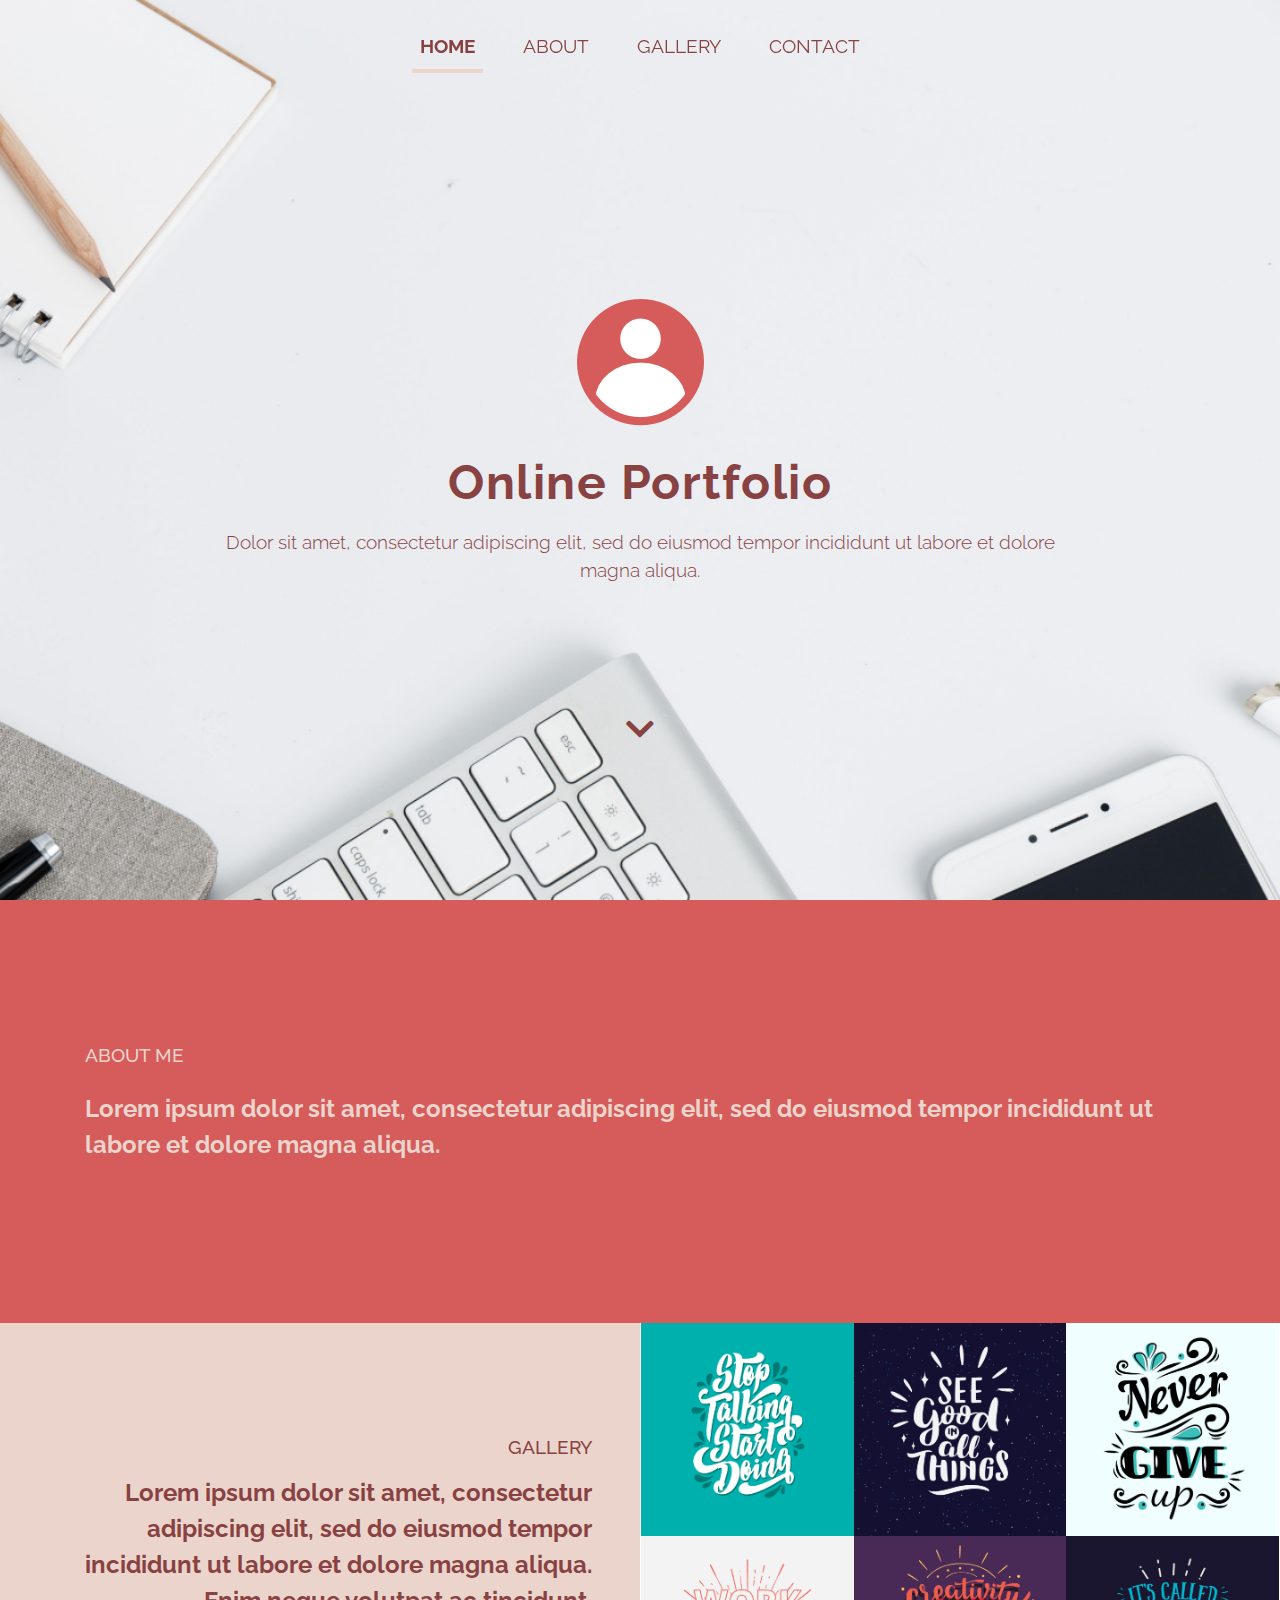
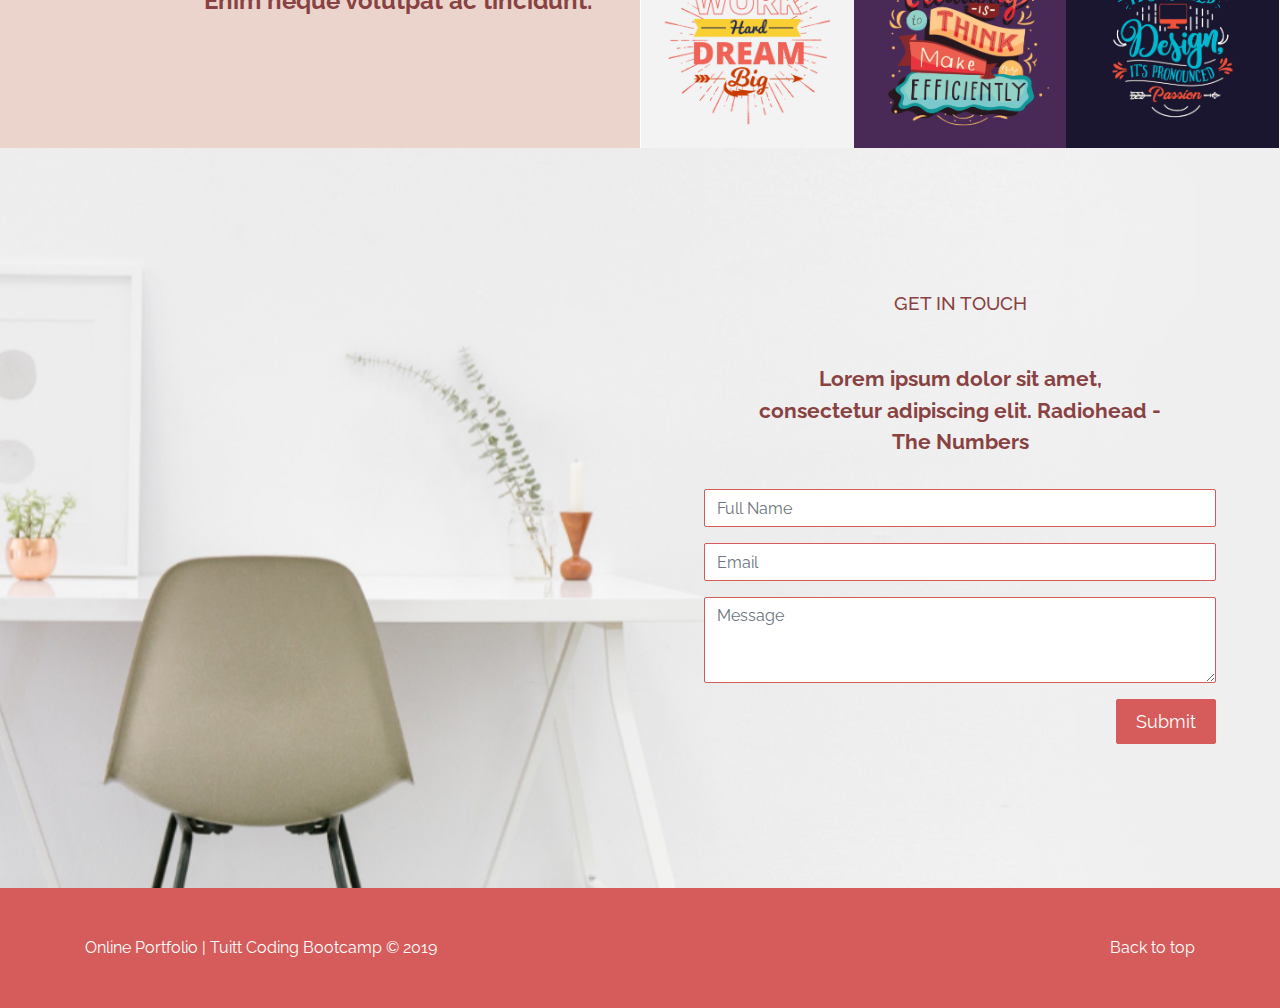
<file: aws-s3-template-01/index.html>
<!DOCTYPE html>

<html>

    <head>

        <title>Portfolio - Raleway</title>
        <meta name="viewport" content="width=device-width, initial-scale=1.0">

        <link rel="stylesheet" href="https://stackpath.bootstrapcdn.com/bootstrap/4.3.1/css/bootstrap.min.css">
        <link rel="stylesheet" href="https://use.fontawesome.com/releases/v5.7.2/css/all.css">
        
        <link href="https://fonts.googleapis.com/css?family=Raleway" rel="stylesheet">
        <link rel="stylesheet" type="text/css" href="./assets/style.css">

    </head>

    <body data-spy="scroll" data-target="#navbar">

        <nav id="navbar" class="navbar navbar-expand-lg navbar-light fixed-top">

            <button class="navbar-toggler ml-0" type="button" data-toggle="collapse" data-target="#navbarSupportedContent" aria-controls="navbarSupportedContent" aria-expanded="false" aria-label="Toggle navigation">
                <span class="navbar-toggler-icon"></span>
            </button>

            <div class="collapse navbar-collapse" id="navbarSupportedContent">
                <ul class="navbar-nav mx-auto py-3">
                    <li class="nav-item px-3">
                        <a class="nav-link text-accent-1 text-uppercase" href="#home">Home <span class="sr-only">(current)</span></a>
                    </li>
                    <li class="nav-item px-3">
                        <a class="nav-link text-accent-1 text-uppercase" href="#about">About</a>
                    </li>
                    <li class="nav-item px-3">
                        <a class="nav-link text-accent-1 text-uppercase" href="#gallery">Gallery</a>
                    </li>
                    <li class="nav-item px-3">
                        <a class="nav-link text-accent-1 text-uppercase" href="#contact">Contact</a>
                    </li>
                </ul>
            </div>

        </nav>

        <div id="home" class="jumbotron jumbotron-fluid portfolio-hero full-height d-flex align-items-center my-0">

            <div class="container text-center">
                <picture>
                    <img class="mx-auto" src="./assets/images/icon.png">
                </picture>
                <h1 class="display-4 text-center font-weight-bolder hero-title text-accent-1 my-3">Online Portfolio</h1>
                <p class="lead text-center text-accent-1 w-75 mx-auto hero-overview">Dolor sit amet, consectetur adipiscing elit, sed do eiusmod tempor incididunt ut labore et dolore magna aliqua.</p>
                <a href="#about" class="scroll-link"><i class="fas fa-chevron-down arrow" aria-hidden="true"></i></a>
            </div>

        </div>

        <main class="container-fluid">

            <section id="about" class="row py-5 bg-base">
                <div class="col-lg-12 my-5 py-5">
                    <div class="container">
                        <h2 class="text-uppercase text-accent-2 title mb-4"> About Me </h2>
                        <p class="text-accent-2 overview font-weight-bolder">Lorem ipsum dolor sit amet, consectetur adipiscing elit, sed do eiusmod tempor incididunt ut labore et dolore magna aliqua.</p>	
                    </div>
                </div>
            </section>
            
            <section id="gallery" class="row">
                <div class="col-lg-12">
                    <div class="row">
                        <div class="col-lg-6 px-5 d-flex align-items-center bg-accent-2">
                            <div class="py-5">
                                <h2 class="text-accent-1 mb-3 text-right text-uppercase title"> Gallery </h2>
                                <p class="text-accent-1 text-right font-weight-bold overview"> Lorem ipsum dolor sit amet, consectetur adipiscing elit, sed do eiusmod tempor incididunt ut labore et dolore magna aliqua. Enim neque volutpat ac tincidunt. </p>
                            </div>
                        </div>
                        <div class="col-lg-6 px-3">
                            <div class="row">
                                <div class="col-md-4 col-sm-4 m-0 p-0 gallery-item"><img src="./assets/images/gallery-01.jpg" class="img-cover"></div>
                                <div class="col-md-4 col-sm-4 m-0 p-0 gallery-item"><img src="./assets/images/gallery-02.jpg" class="img-cover"></div>
                                <div class="col-md-4 col-sm-4 m-0 p-0 gallery-item"><img src="./assets/images/gallery-03.jpg" class="img-cover"></div>
                            </div>
                            <div class="row">
                                <div class="col-md-4 col-sm-4 m-0 p-0 gallery-item"><img src="./assets/images/gallery-04.jpg" class="img-cover"></div>
                                <div class="col-md-4 col-sm-4 m-0 p-0 gallery-item"><img src="./assets/images/gallery-05.jpg" class="img-cover"></div>
                                <div class="col-md-4 col-sm-4 m-0 p-0 gallery-item"><img src="./assets/images/gallery-06.jpg" class="img-cover"></div>
                            </div>
                        </div>
                    </div>
                </div>
            </section>

            <section id="contact" class="row py-5 bg1">
                <div class="col-md-6 offset-md-6 p-5 my-5">
                    <h2 class="text-center text-uppercase text-accent-1 title mb-5"> Get In Touch </h2>
                    <p class="text-center text-accent-1 overview w-75 font-weight-bolder mx-auto"> Lorem ipsum dolor sit amet, consectetur adipiscing elit. Radiohead - The Numbers </p>
                    <form class="p-3">
                        <div class="form-row">
                            <div class="form-group col-md-12">		
                            <input type="text" class="form-control" id="fullname" placeholder="Full Name">
                            </div>
                        </div>
                        <div class="form-row">
                            <div class="form-group col-md-12">
                            <input type="email" class="form-control" id="inputEmail4" placeholder="Email">
                            </div>
                        </div>
                        <div class="form-row">
                            <div class="form-group col-md-12">
                                <textarea class="form-control" id="exampleFormControlTextarea1" rows="3" placeholder="Message"></textarea>
                            </div>	
                        </div>
                        <button type="submit" class="btn btn-primary float-right custom-btn custom-btn-primary">Submit</button>
                    </form>
                </div>
            </section>

        </main>

        <footer class="text-muted bg-base p-5">
            <div class="container">
                <p class="float-right"><a href="#home" class="text-white">Back to top</a></p>
                <p class="text-white m-0">Online Portfolio | Tuitt Coding Bootcamp &copy; 2019</p>
            </div>
        </footer>

        <script src="https://code.jquery.com/jquery-3.3.1.min.js"></script>
        <script src="https://cdnjs.cloudflare.com/ajax/libs/popper.js/1.14.7/umd/popper.min.js"></script>
        <script src="https://stackpath.bootstrapcdn.com/bootstrap/4.3.1/js/bootstrap.min.js"></script>
        <script type="text/javascript" src="./assets/script.js"></script>

    </body>

</html>
</file>
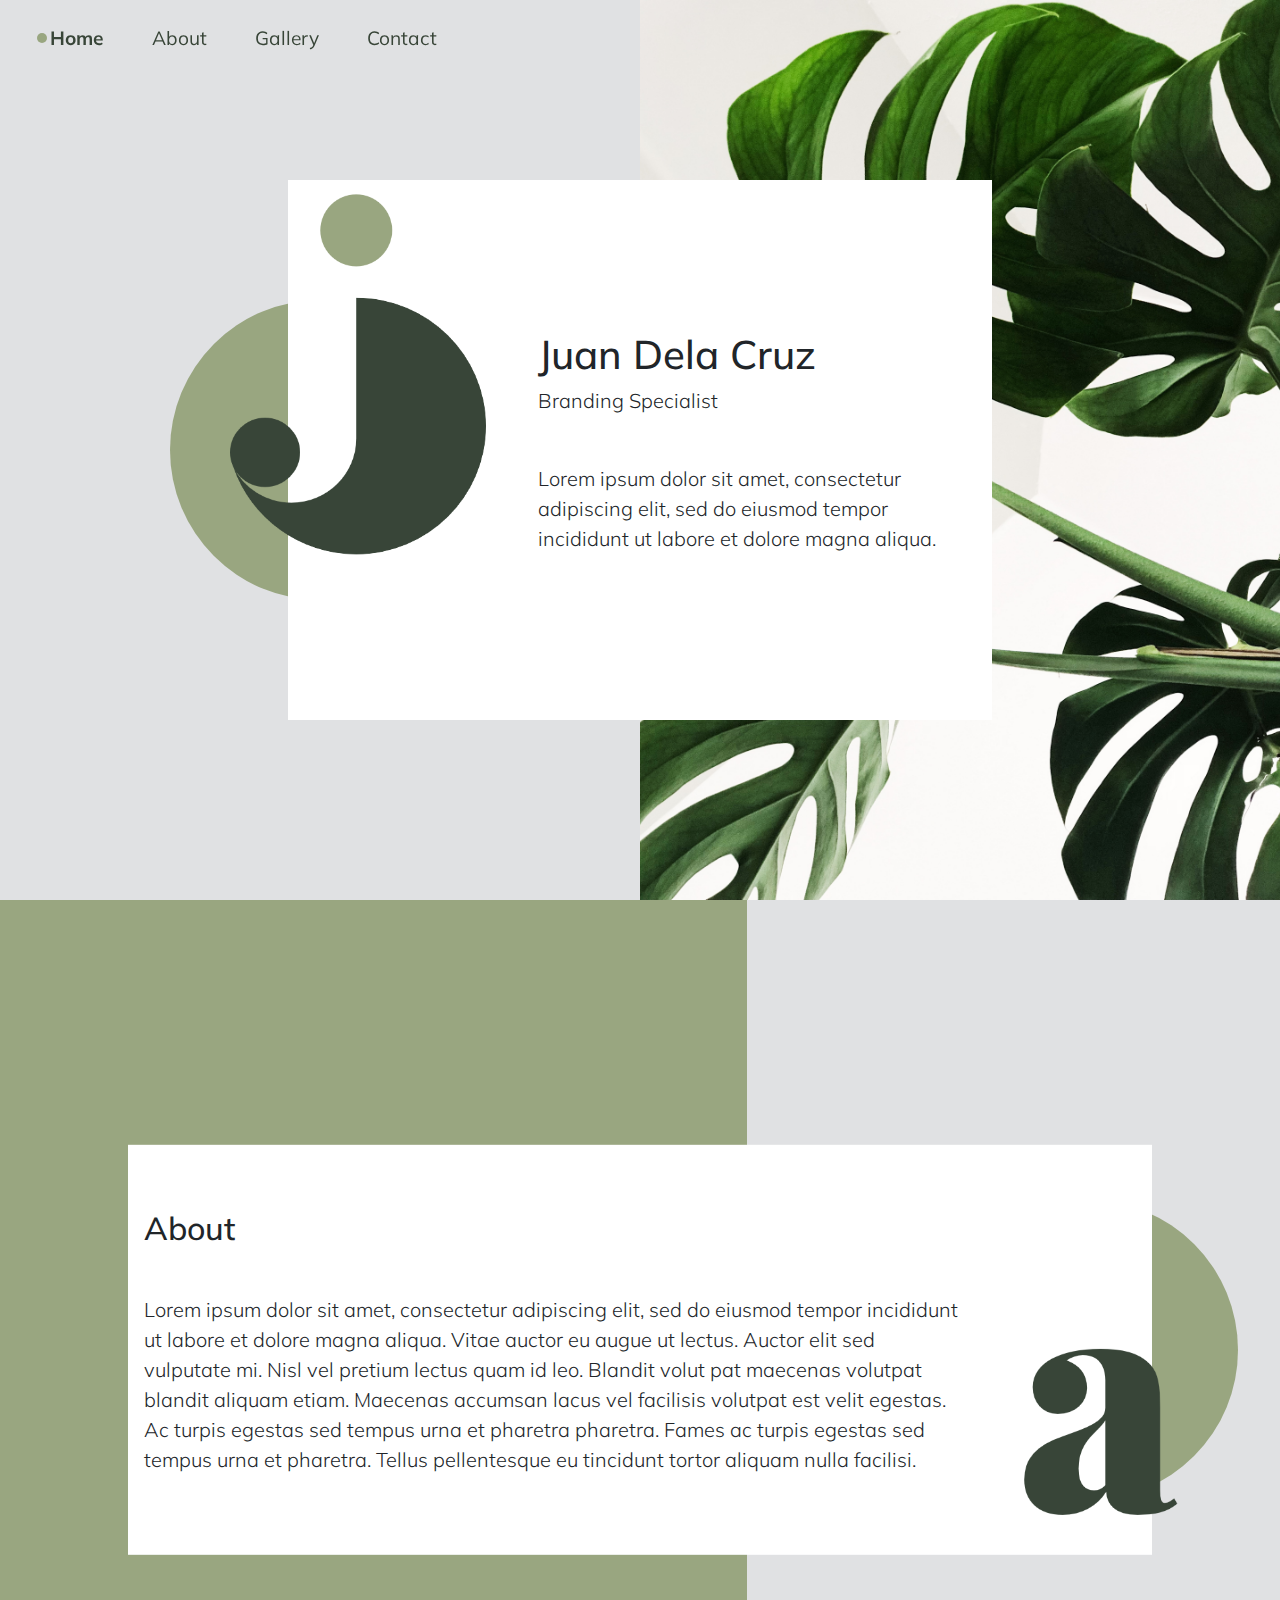
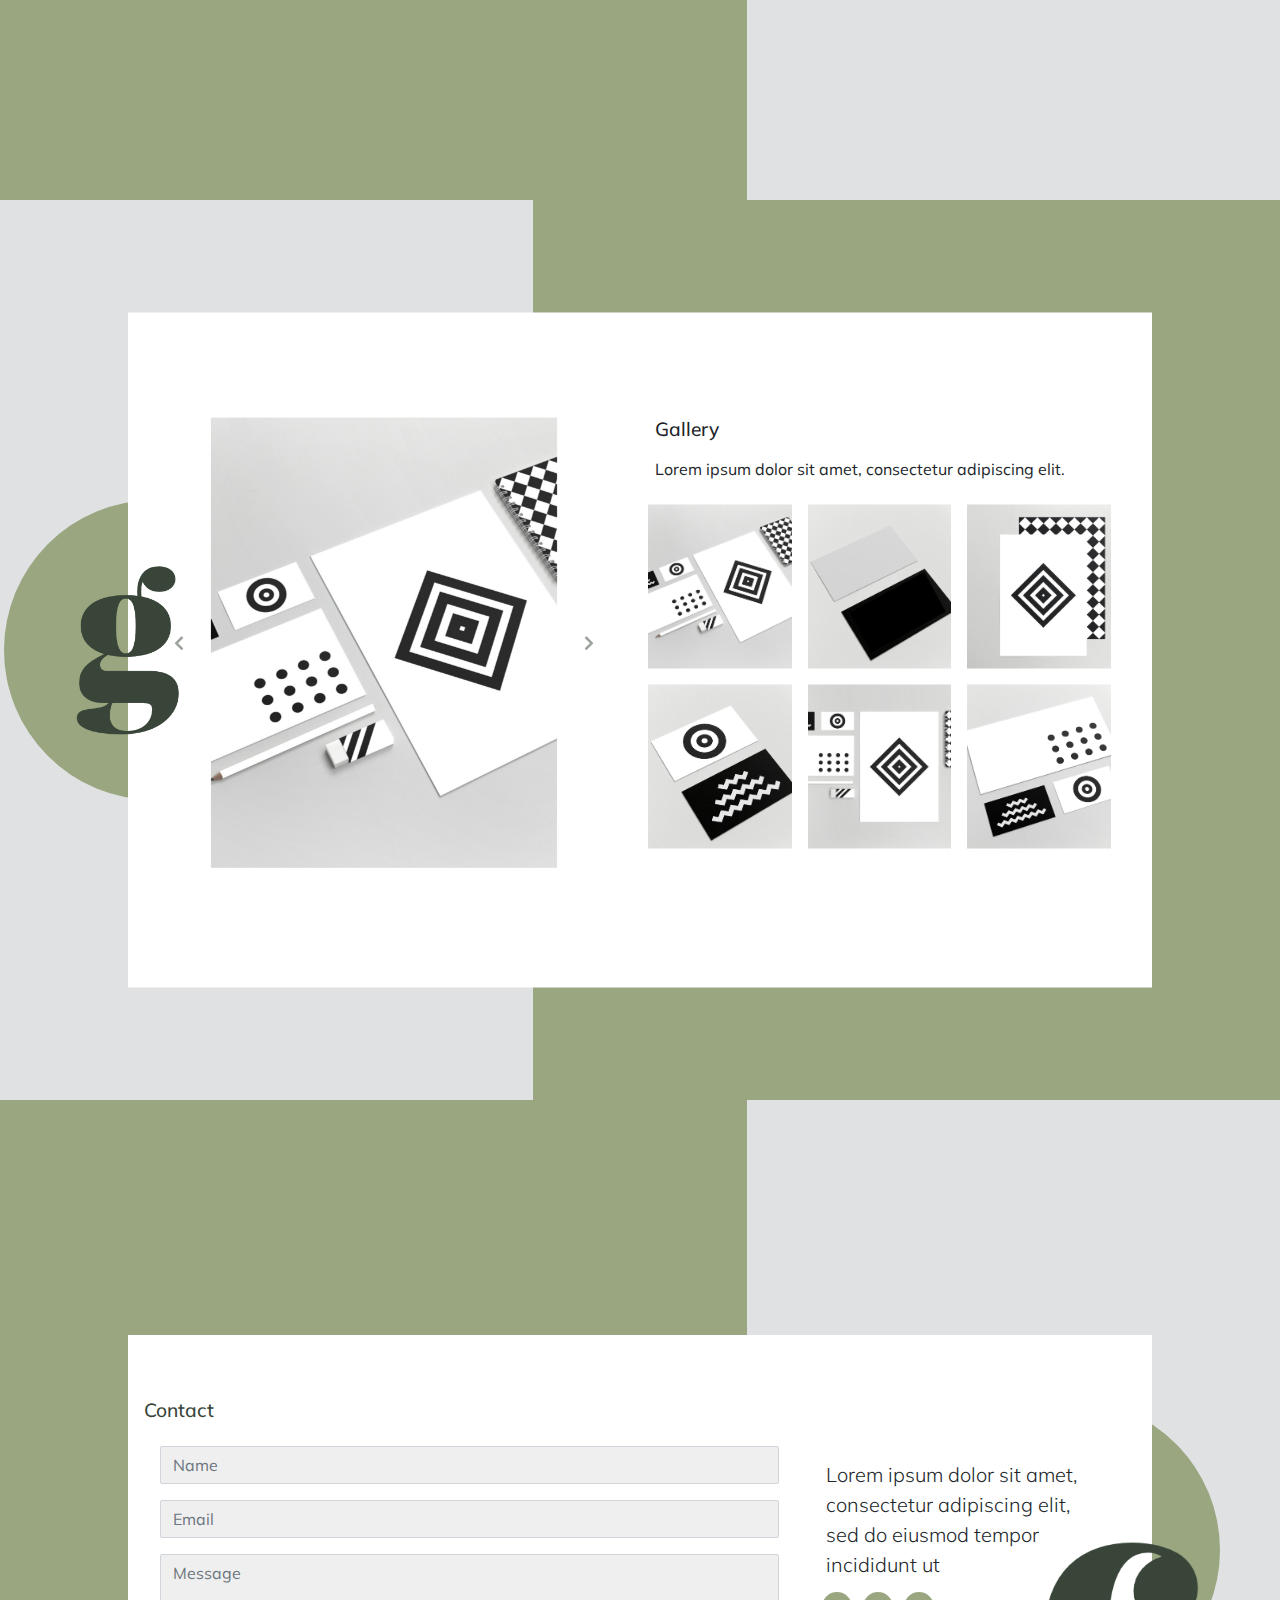
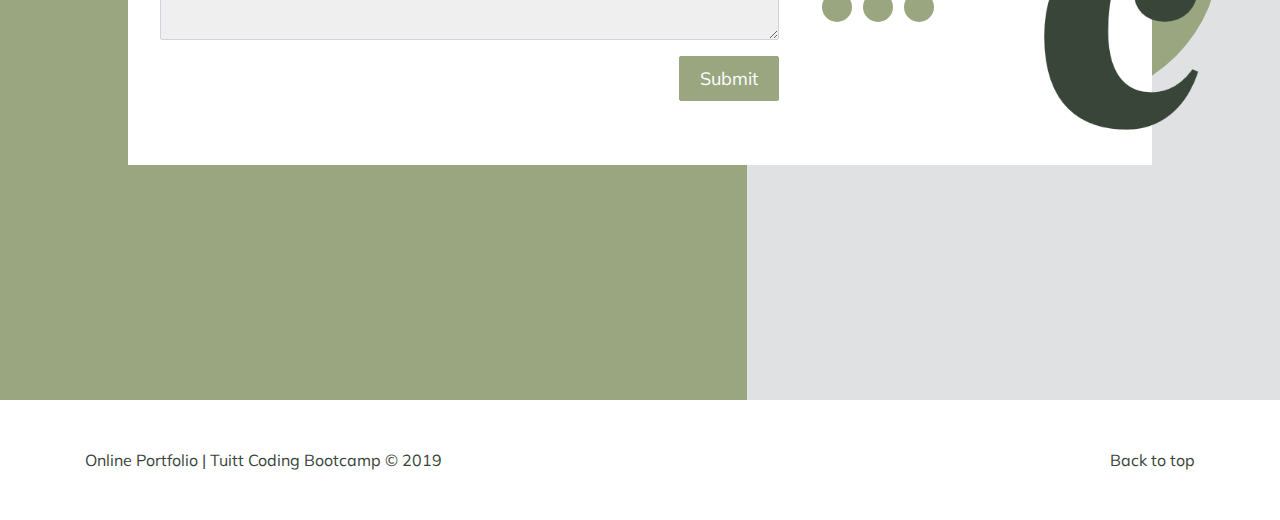
<file: aws-s3-template-02/index.html>
<!DOCTYPE html>

<html>

    <head>

        <title>Portfolio - Muli</title>
        <meta name="viewport" content="width=device-width, initial-scale=1.0">

        <link rel="stylesheet" href="https://stackpath.bootstrapcdn.com/bootstrap/4.3.1/css/bootstrap.min.css">
        <link rel="stylesheet" href="https://use.fontawesome.com/releases/v5.7.2/css/all.css">
        
        <link href="https://fonts.googleapis.com/css?family=Muli:200,400,700" rel="stylesheet">
        <link rel="stylesheet" type="text/css" href="./assets/style.css">

    </head>

    <body data-spy="scroll" data-target="#navbar">

        <nav id="navbar" class="navbar navbar-expand-lg navbar-light fixed-top">

            <button class="navbar-toggler ml-0" type="button" data-toggle="collapse" data-target="#navbarSupportedContent" aria-controls="navbarSupportedContent" aria-expanded="false" aria-label="Toggle navigation">
                <span class="navbar-toggler-icon"></span>
            </button>

            <div class="collapse navbar-collapse" id="navbarSupportedContent">
                <ul class="navbar-nav py-2">
                    <li class="nav-item px-3">
                        <a class="nav-link text-accent" href="#home">Home <span class="sr-only">(current)</span></a>
                    </li>
                    <li class="nav-item px-3">
                        <a class="nav-link text-accent" href="#about">About</a>
                    </li>
                    <li class="nav-item px-3">
                        <a class="nav-link text-accent" href="#gallery">Gallery</a>
                    </li>
                    <li class="nav-item px-3">
                        <a class="nav-link text-accent" href="#contact">Contact</a>
                    </li>
                </ul>
            </div>

        </nav>

        <div id="home" class="container-fluid overflow-hidden">	
            <div class="row full-height">
                <div class="col-lg-6 d-none d-lg-block d-xl-block bg"></div>
                <div class="col-xl-6 col-lg-6 col-md-12 portfolio-hero"></div>
                <div class="jumbotron jumbotron-fluid floating-jumbotron bg-white d-flex align-items-center">
                    <div class="container">
                        <div class="row">
                            <img src="./assets/images/landing-02.png" class="img-letter d-none d-lg-block d-xl-block">
                            <div class="col-lg-8 offset-lg-4">
                                <h1 class="display-5">Juan Dela Cruz</h1>
                                <p class="lead">Branding Specialist</p>
                                <p class="mt-5 lead">Lorem ipsum dolor sit amet, consectetur adipiscing elit, sed do eiusmod tempor incididunt ut labore et dolore magna aliqua.</p>
                            </div>
                        </div>
                    </div>
                </div>
                <span class="circle d-none d-lg-block d-xl-block"></span>
            </div>
        </div>

        <main class="container-fluid">
            <section id="about" class="row full-height overflow-hidden">
                <div class="col-lg-7 bg-base"></div>
                <div class="col-lg-5 bg"></div>
                <div class="jumbotron jumbotron-fluid floating-section bg-white d-flex align-items-center">
                    <div class="container">
                        <div class="row">
                            <img src="./assets/images/about.png" class="img-letter d-none d-lg-block d-xl-block">
                            <div class="col-lg-10 px-3">
                                <h2>About</h2>
                                <p class="mt-5 lead">Lorem ipsum dolor sit amet, consectetur adipiscing elit, sed do eiusmod tempor incididunt ut labore et dolore magna aliqua.  Vitae auctor eu augue ut lectus. Auctor elit sed vulputate mi. Nisl vel pretium lectus quam id leo. Blandit volut pat maecenas volutpat blandit aliquam etiam. Maecenas accumsan lacus vel facilisis volutpat est velit egestas. Ac turpis egestas sed tempus urna et pharetra pharetra. Fames ac turpis egestas sed tempus urna et pharetra. Tellus pellentesque eu tincidunt tortor aliquam nulla facilisi.</p>
                            </div>
                        </div>
                    </div>
                </div>
                <span class="circle d-none d-lg-block d-xl-block"></span>
            </section>

            <section id="gallery" class="row full-height">
                <div class="col-lg-5 bg"></div>
                <div class="col-lg-7 bg-base"></div>
                <div class="jumbotron jumbotron-fluid floating-section bg-white d-flex align-items-center">
                    <div class="container">
                        <div class="row">
                            <img src="./assets/images/gallery-07.png" class="img-letter d-none d-lg-block d-xl-block">
                            <div class="col-lg-12">
                                <div class="row">
                                    <div class="col-lg-6 d-flex align-items-center mb-3">
                                        <div id="carouselExampleIndicators" class="carousel slide carousel-fade" data-ride="carousel">
                                            <div class="carousel-inner">
                                                <div class="carousel-item active">
                                                <img src="./assets/images/gallery-01.jpg" class="d-block w-75 img-cover" alt="...">
                                                </div>
                                                <div class="carousel-item">
                                                <img src="./assets/images/gallery-02.jpg" class="d-block w-75 img-cover" alt="...">
                                                </div>
                                                <div class="carousel-item">
                                                <img src="./assets/images/gallery-03.jpg" class="d-block w-75 img-cover" alt="...">
                                                </div>
                                                <div class="carousel-item">
                                                <img src="./assets/images/gallery-04.jpg" class="d-block w-75 img-cover" alt="...">
                                                </div>
                                                <div class="carousel-item">
                                                <img src="./assets/images/gallery-05.jpg" class="d-block w-75 img-cover" alt="...">
                                                </div>
                                                <div class="carousel-item">
                                                <img src="./assets/images/gallery-06.jpg" class="d-block w-75 img-cover" alt="...">
                                                </div>
                                            </div>
                                            <a class="carousel-control-prev" href="#carouselExampleIndicators" role="button" data-slide="prev">
                                                <i class="fas fa-chevron-left text-accent" aria-hidden="true"></i>
                                                <span class="sr-only">Previous</span>
                                            </a>
                                            <a class="carousel-control-next" href="#carouselExampleIndicators" role="button" data-slide="next">
                                                <i class="fas fa-chevron-right text-accent" aria-hidden="true"></i>
                                                <span class="sr-only">Next</span>
                                            </a>
                                        </div>
                                    </div>
                                    <div id="gallery-thumbnails" class="col-lg-6 pr-5">
                                            <h2 class="text-accent-1 mb-3 title"> Gallery </h2>
                                            <p class="text-accent-1"> Lorem ipsum dolor sit amet, consectetur adipiscing elit.</p>
                                            <div class="row">
                                                <div class="col-md-4 col-sm-4 col-xs-4 m-0 p-0"><img data-target="#carouselExampleIndicators" data-slide-to="0" src="./assets/images/gallery-01.jpg" class="img-cover"></div>
                                                <div class="col-md-4 col-sm-4 col-xs-4 m-0 p-0"><img data-target="#carouselExampleIndicators" data-slide-to="1" src="./assets/images/gallery-02.jpg" class="img-cover"></div>
                                                <div class="col-md-4 col-sm-4 col-xs-4 m-0 p-0"><img data-target="#carouselExampleIndicators" data-slide-to="2" src="./assets/images/gallery-03.jpg" class="img-cover"></div>
                                            </div>
                                            <div class="row">
                                                <div class="col-md-4 col-sm-4 col-xs-4 m-0 p-0"><img data-target="#carouselExampleIndicators" data-slide-to="3" src="./assets/images/gallery-04.jpg" class="img-cover"></div>
                                                <div class="col-md-4 col-sm-4 col-xs-4 m-0 p-0"><img data-target="#carouselExampleIndicators" data-slide-to="4" src="./assets/images/gallery-05.jpg" class="img-cover"></div>
                                                <div class="col-md-4 col-sm-4 col-xs-4 m-0 p-0"><img data-target="#carouselExampleIndicators" data-slide-to="5" src="./assets/images/gallery-06.jpg" class="img-cover"></div>
                                            </div>
                                        </div>
                                </div>
                            </div>
                        </div>
                    </div>
                </div>
                <span class="circle d-none d-lg-block d-xl-block"></span>
            </section>

            <section id="contact" class="row full-height">
                <div class="col-lg-7 bg-base"></div>
                <div class="col-lg-5 bg"></div>
                <div class="jumbotron jumbotron-fluid floating-section bg-white d-flex align-items-center">
                    <div class="container">
                        <div class="row d-flex align-items-center flex-row">
                            <img src="./assets/images/contact.png" class="img-letter d-none d-lg-block d-xl-block">
                            <div class="col-md-8 px-3">
                                <h2 class="text-accent title"> Contact </h2>
                                <form class="p-3">
                                    <div class="form-row">
                                        <div class="form-group col-md-12">		
                                        <input type="text" class="form-control" id="fullname" placeholder="Name">
                                        </div>
                                    </div>
                                    <div class="form-row">
                                        <div class="form-group col-md-12">
                                        <input type="email" class="form-control" id="inputEmail4" placeholder="Email">
                                        </div>
                                    </div>
                                    <div class="form-row">
                                        <div class="form-group col-md-12">
                                            <textarea class="form-control" id="exampleFormControlTextarea1" rows="3" placeholder="Message"></textarea>
                                        </div>	
                                    </div>
                                    <button type="submit" class="btn btn-primary float-right custom-btn custom-btn-primary">Submit</button>
                                </form>
                            </div>
                            <div class="col-md-4 pr-5 mt-3 overview">
                                <p class="lead"> Lorem ipsum dolor sit amet, consectetur adipiscing elit, sed do eiusmod tempor incididunt ut </p>
                                <div class="p-2 dots">
                                    <span class="dot"></span>
                                    <span class="dot"></span>
                                    <span class="dot"></span>
                                </div>
                            </div>
                        </div>
                    </div>
                </div>
                <span class="circle d-none d-lg-block d-xl-block"></span>
            </section>

        </main>

        <footer class="text-muted bg-white p-5">
            <div class="container">
                <p class="float-right"><a href="#home" class="text-accent">Back to top</a></p>
                <p class="text-accent m-0">Online Portfolio | Tuitt Coding Bootcamp &copy; 2019</p>
            </div>
        </footer>

        <script src="https://code.jquery.com/jquery-3.3.1.min.js"></script>
        <script src="https://cdnjs.cloudflare.com/ajax/libs/popper.js/1.14.7/umd/popper.min.js"></script>
        <script src="https://stackpath.bootstrapcdn.com/bootstrap/4.3.1/js/bootstrap.min.js"></script>
        <script type="text/javascript" src="./assets/script.js"></script>

    </body>

</html>
</file>
<file: aws-s3-template-01/assets/style.css>
* {
    box-sizing: border-box;
    padding: 0px;
    margin: 0px;
}

html {
    scroll-behavior: smooth;
}

body {
    font-family: 'Raleway', sans-serif;
}

.text-base {
    color: #d55c5a !important;
}

.text-accent-1 {
    color: #894242 !important;
}

.text-accent-2 {
    color: #ebd4cc !important;
}

.bg-base {
    background-color: #d55c5a !important;
}

.bg-accent-1 {
    background-color: #894242 !important;
}

.bg-accent-2 {
    background-color: #ebd4cc !important;
}

.arrow {
    font-size: 2rem;
}

.active {
    font-weight: bolder;
    border-bottom: 4px solid #ebd4cc;
}

#navbar {
    transition: background-color 0.4s;
}

#navbarSupportedContent .nav-link {
    font-size: 1.2rem;
}

.scrolled {
    background-color: #d55c5a;
    transition: 0.4s;
    box-shadow: 0px 1px 10px #333;
}

.scrolled .nav-link {
    color: #ebd4cc !important;
}

#about .overview {
    font-size: 1.5rem;
}

#about .title {
    font-size: 1.2rem;
}

#gallery .title {
    font-size: 1.2rem;
}

#gallery .overview {
    font-size: 1.5rem;
}

#gallery .gallery-item {
    width: 33.33333%;
}

#contact .title {
    font-size: 1.2rem;
}

#contact .overview {
    font-size: 1.3rem;
}

#contact form input, #contact textarea {
    border-color: #d55c5a;
    border-radius: 2px;
}

.custom-btn {
    border-radius: 2px;
    padding: 8px;
    font-size: 18px;
    width: 100px;
}

.custom-btn.custom-btn-primary {
    background-color: #d55c5a;
    border-color: #d55c5a;
}

.bg1 {
    background: url("./images/contact.jpg");
    background-size: cover;
    background-position: center center;
    background-repeat: no-repeat;
}

.img-cover {
    object-fit: cover;
    width: 100%;
    height: auto;
}

.full-height {
    height: 100vh;
    position: relative;
}

.hero-title {
    letter-spacing: 1.5px;
    font-size: 3rem;
}

.hero-overview {
    font-size: 1.2rem;
}

.portfolio-hero {
    background: url("./images/landing.jpg");
    background-size: cover;
    background-position: center center;
    background-repeat: no-repeat;
}

.scroll-link {
    position: absolute;
    transform: translate(-50%, -50%);
    left: 50%;
    bottom: 15%;
    transition: bottom 0.4s;
    color: #894242;
}

.scroll-link:hover {
    transition: all 0.4s;
    bottom: 15.5%;
    color: #894242;
}
</file>
<file: aws-s3-template-02/assets/style.css>
* {
    box-sizing: border-box;
    padding: 0px;
    margin: 0px;
}

html {
    scroll-behavior: smooth;
}

body {
    font-family: 'Muli', sans-serif;
    position: relative;
}

.text-base {
    color: #99a680 !important;
}

.text-accent {
    color: #384538 !important;
}

.bg {
    background-color: #e0e1e3;
}

.bg-base {
    background-color: #99a680;
}

.bg-accent {
    background-color: #384538;
}

.bg-white {
    background-color: #fff;
}

.bg-accent {
    background-color: #384538;
}

.active {
    font-weight: bolder;
    display: flex;
    align-items: center;
}

.active:before {
    content: '';
    background-color: #99a680;
    border-color: #99a680;
    border-radius: 50%;
    border-width: 10px;
    height: 10px;
    width: 10px;
    position: relative;
    right: 3px;
}

#navbar {
    transition: background-color 0.4s;
}

#navbarSupportedContent .nav-link {
    font-size: 1.2rem;
}

.scrolled {
    background-color: /*#e0e1e3*/ #fff;
    transition: 0.4s;
    box-shadow: 0px 1px 10px #333;
}

.circle {
    height: 300px;
    width: 300px;
    background-color: #99a680;
    border-radius: 50%;
    display: block;
    position: absolute;
    transform: translate(-50%, -50%);
}

.img-letter {
    position: absolute;
    transform: translate(-50%,-50%);
}

#home .img-letter {
    top: 36%;
    left: 10%;
    width: 20vw;
}

#home .circle {
    top: 50%;
    left: 25%;
}

#about .overview {
    font-size: 1.5rem;
}

#about .title {
    font-size: 1.2rem;
}

#about .circle {
    top: 50%;
    left: 85%;
}

#about .img-letter {
    top: 70%;
    right: -10%;
    width: 12vw;
}

#gallery .title {
    font-size: 1.2rem;
}

#gallery .overview {
    font-size: 1.5rem;
}

#gallery .floating-section {
    height: 75vh;
}

#gallery .active:before {
    width: 0;
    height: 0;
}

#gallery .circle {
    top: 50%;
    left: 12%;
}

#gallery .img-letter {
    top: 50%;
    left: 1%;
    width: 12vw;
}

#contact .title {
    font-size: 1.2rem;
}

#contact .overview {
    font-size: 1.3rem;
}

#contact form input, #contact textarea {
    background-color: #efefef;
    border-radius: 2px;
}

#contact .dot {
    width: 30px;
    height: 30px;
    margin: 3px;
    position: relative;
    display: inline-block;
    background-color: #99a680;
    border-radius: 50%;
    transform: translate(-50%, -50%);
}

#contact .circle {
    top: 50%;
    right: -7%;
}

#contact .img-letter {
    top: 70%;
    right: -12%;
    width: 8vw;
}

.custom-btn {
    border-radius: 2px;
    padding: 8px;
    font-size: 18px;
    width: 100px;
}

.custom-btn.custom-btn-primary {
    background-color: #99a680;
    border-color: #99a680;
}

.img-cover {
    object-fit: cover;
    width: 100%;
    height: 20vh;
    padding: 8px;
    cursor: pointer;
}

#carouselExampleIndicators .img-cover {
    height: 50vh;
    margin: auto;
    padding-top: 0px;
    padding-bottom: 0px;
}

#carouselExampleIndicators .carousel-item {
    width: 100%;
}

.full-height {
    height: 100vh;
    position: relative;
}

.hero-title {
    letter-spacing: 1.5px;
    font-size: 3rem;
}

.hero-overview {
    font-size: 1.2rem;
}

.portfolio-hero {
    background-image: url('./images/landing-01.jpg');
    background-size: cover;
    background-position: center center;
    background-repeat: no-repeat;
}

.floating-jumbotron {
    position: absolute; 
    top: 50%; 
    left: 50%; 
    transform: translate(-50%, -50%); 
    z-index: 1; 
    height: 60vh; 
    width: 55vw;
}

.floating-section {
    position: absolute; 
    top: 50%; 
    left: 50%; 
    transform: translate(-50%, -50%); 
    z-index: 1; 
    height: 75vh; 
    width: 80vw;
}

@media (max-width: 576px) and (max-height: 568px) {
    #about.full-height {
        height: 130vh;
    }

    #contact.full-height {
        height: 130vh;
    } 
}

@media (min-height: 568px) and (max-height: 812px) {
    .full-height {
        height: 100vh;
    }
}

@media (min-width: 576px) and (max-width: 768px) {	
    #about.full-height {
        height: 85vh;
    }

    #gallery.full-height {
        height: 75vh;
    }

    #gallery #gallery-thumbnails {
        padding-left: 3rem;
    }

    #contact .full-height {
        height: 75vh;
    }

    #navbar {
        background-color: #fff;
    }

    #gallery-thumbnails .img-cover {
        height: 100% !important;
    }
}

@media (max-width: 768px) {
    #home h1 {
        font-size: 2rem;
    }

    #home p {
        font-size: 1.1rem;
    }

    #home .floating-jumbotron {
        width: 85vw;
    }

    #about .floating-section {
        height: auto;
    }

    #about .lead {
        font-size: 1rem;
    }

    #gallery-thumbnails .img-cover {
        display: none;
    }

    #gallery.full-height {
        height: 120vh;
    }

    #gallery-thumbnails p {
        font-size: .8rem;
    }

    #gallery p {
        font-size: .8rem;
    }

    #gallery .floating-section {
        height: auto;
    }

    #carouselExampleIndicators .img-cover {
        height: 30vh;
    }

    #gallery.full-height {
        height: 75vh;
    }

    #contact .lead {
        text-align: center;
    }

    #contact .dots {
        text-align: center;
    }

    #contact .overview {
        padding: 1rem !important;
    }

    #contact .dot {
        transform: translate(0,0);
    }

    #contact .lead {
        font-size: 1rem;
    }

    #contact .floating-section {
        height: auto;
    }

    #navbar {
        background-color: #fff;
    }
}

@media (min-width: 768px) and (max-width: 992px) {
    #home h1 {
        font-size: 2rem;
    }

    #home p {
        font-size: 1.1rem;
    }

    #home .floating-jumbotron {
        width: 85vw;
        height: auto;
    }

    #about .floating-section {
        height: auto;
    }

    #about.full-height {
        height: 50vh;
    }

    #about .lead {
        font-size: 1rem;
    }

    #gallery-thumbnails .img-cover {
        display: none;
    }

    #gallery-thumbnails p {
        font-size: .8rem;
    }

    #gallery p {
        font-size: .8rem;
    }

    #gallery .floating-section {
        height: auto;
    }

    #carouselExampleIndicators .img-cover {
        height: 30vh;
    }

    #gallery.full-height {
        height: 50vh;
    }

    #contact .lead {
        text-align: center;
    }

    #contact .dots {
        text-align: center;
    }

    #contact .overview {
        padding: 1rem !important;
    }

    #contact .dot {
        transform: translate(0,0);
    }

    #contact .lead {
        font-size: 1rem;
    }

    #contact .floating-section {
        height: auto;
    }

    #contact.full-height {
        height: 50vh;
    }

    #navbar {
        background-color: #fff;
    }
}

@media (min-width: 992px) and (max-width: 1024px) {
    .floating-section {
        height: auto !important;
    }

    #gallery .floating-section {
        height: 75vh;
    }

    #contact .img-letter {
        width: 12vw;
    }

    #gallery .img-letter {
        width: 8vw;
        left: -3%;
    }
}


@media (min-width: 1200px) {
    #contact .img-letter {
        width: 12vw;
    }

    #gallery .img-letter {
        width: 8vw;
        left: 0%;
    }

    .floating-section {
        height: auto;
    }
}
</file>
